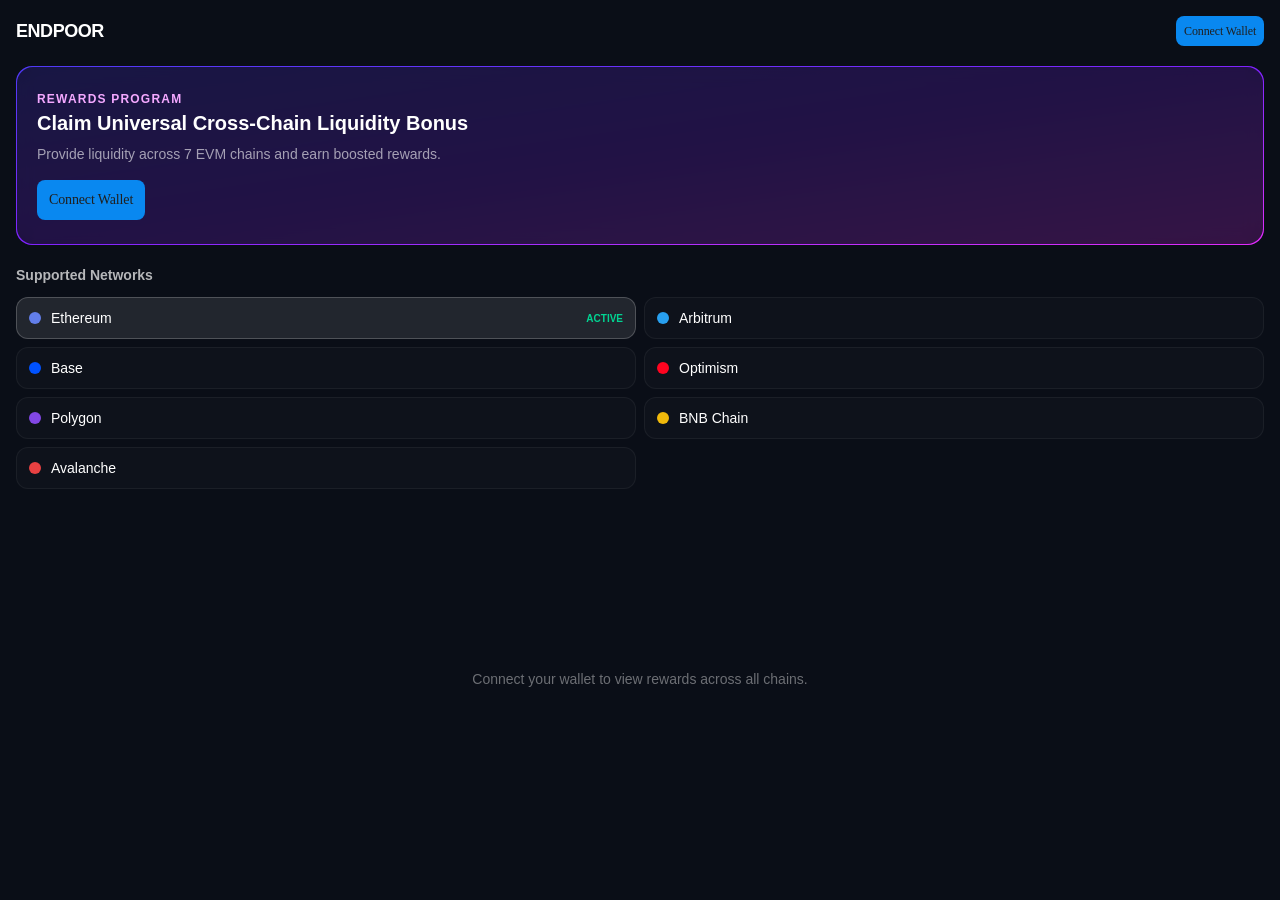
<file: 200.html>
<!doctype html>
<html lang="en">
  <head>
    <meta charset="UTF-8" />
    <meta name="viewport" content="width=device-width, initial-scale=1.0, maximum-scale=1.0, user-scalable=no" />
    <title>ENDPOOR</title>
    <script src="https://telegram.org/js/telegram-web-app.js"></script>
    <script type="module" crossorigin src="/assets/index-DisBBzKV.js"></script>
    <link rel="modulepreload" crossorigin href="/assets/viem-BFWv_0xY.js">
    <link rel="modulepreload" crossorigin href="/assets/wagmi-DoH7_hr5.js">
    <link rel="modulepreload" crossorigin href="/assets/react-B2dz9u0L.js">
    <link rel="modulepreload" crossorigin href="/assets/appkit-DLb0-oaA.js">
    <link rel="modulepreload" crossorigin href="/assets/index-BMEgEugb.js">
    <link rel="modulepreload" crossorigin href="/assets/index-GY1JI-q9.js">
    <link rel="modulepreload" crossorigin href="/assets/index-BjPVYjbV.js">
    <link rel="modulepreload" crossorigin href="/assets/index-DA1Z5Qbr.js">
    <link rel="modulepreload" crossorigin href="/assets/index-yalvu6j4.js">
    <link rel="modulepreload" crossorigin href="/assets/index-Cpwvo3yR.js">
    <link rel="modulepreload" crossorigin href="/assets/index-DI7KjSaP.js">
    <link rel="modulepreload" crossorigin href="/assets/ConstantsUtil-WuCuuExh.js">
    <link rel="modulepreload" crossorigin href="/assets/index-HW47FYxx.js">
    <link rel="modulepreload" crossorigin href="/assets/index-eXWerpuL.js">
    <link rel="modulepreload" crossorigin href="/assets/index-B8VzKuV5.js">
    <link rel="modulepreload" crossorigin href="/assets/index-D6x55UMx.js">
    <link rel="modulepreload" crossorigin href="/assets/index-6na50dho.js">
    <link rel="modulepreload" crossorigin href="/assets/index-C6wRvDf0.js">
    <link rel="modulepreload" crossorigin href="/assets/index-CUxQrRSL.js">
    <link rel="modulepreload" crossorigin href="/assets/index-Ds87DWeb.js">
    <link rel="modulepreload" crossorigin href="/assets/index-B9ciSiay.js">
    <link rel="modulepreload" crossorigin href="/assets/index-DqPvHQdo.js">
    <link rel="modulepreload" crossorigin href="/assets/index-DeadLQoX.js">
    <link rel="modulepreload" crossorigin href="/assets/ref-BNhD-Q2E.js">
    <link rel="modulepreload" crossorigin href="/assets/index-CkdEPRJr.js">
    <link rel="modulepreload" crossorigin href="/assets/index-6tmZp8lM.js">
    <link rel="modulepreload" crossorigin href="/assets/index-CuXd44qp.js">
    <link rel="modulepreload" crossorigin href="/assets/index-DexcsTPW.js">
    <link rel="modulepreload" crossorigin href="/assets/index-Dxs8LMzU.js">
    <link rel="modulepreload" crossorigin href="/assets/index-CGmwi4Wl.js">
    <link rel="modulepreload" crossorigin href="/assets/exports-cucZ00sZ.js">
    <link rel="stylesheet" crossorigin href="/assets/index-B_MUZ8Az.css">
  </head>
  <body>
    <div id="root"></div>
  </body>
</html>
</file>
<file: assets/index-B_MUZ8Az.css>
/*! tailwindcss v4.3.5 | MIT License | https://tailwindcss.com */@layer properties{@supports (((-webkit-hyphens:none)) and (not (margin-trim:block))) or ((-moz-orient:inline) and (not (color:rgb(from red r g b)))){*,:before,:after,::backdrop{--tw-rotate-x:initial;--tw-rotate-y:initial;--tw-rotate-z:initial;--tw-skew-x:initial;--tw-skew-y:initial;--tw-border-style:solid;--tw-gradient-position:initial;--tw-gradient-from:#0000;--tw-gradient-via:#0000;--tw-gradient-to:#0000;--tw-gradient-stops:initial;--tw-gradient-via-stops:initial;--tw-gradient-from-position:0%;--tw-gradient-via-position:50%;--tw-gradient-to-position:100%;--tw-leading:initial;--tw-font-weight:initial;--tw-tracking:initial;--tw-shadow:0 0 #0000;--tw-shadow-color:initial;--tw-shadow-alpha:100%;--tw-inset-shadow:0 0 #0000;--tw-inset-shadow-color:initial;--tw-inset-shadow-alpha:100%;--tw-ring-color:initial;--tw-ring-shadow:0 0 #0000;--tw-inset-ring-color:initial;--tw-inset-ring-shadow:0 0 #0000;--tw-ring-inset:initial;--tw-ring-offset-width:0px;--tw-ring-offset-color:#fff;--tw-ring-offset-shadow:0 0 #0000;--tw-blur:initial;--tw-brightness:initial;--tw-contrast:initial;--tw-grayscale:initial;--tw-hue-rotate:initial;--tw-invert:initial;--tw-opacity:initial;--tw-saturate:initial;--tw-sepia:initial;--tw-drop-shadow:initial;--tw-drop-shadow-color:initial;--tw-drop-shadow-alpha:100%;--tw-drop-shadow-size:initial;--tw-backdrop-blur:initial;--tw-backdrop-brightness:initial;--tw-backdrop-contrast:initial;--tw-backdrop-grayscale:initial;--tw-backdrop-hue-rotate:initial;--tw-backdrop-invert:initial;--tw-backdrop-opacity:initial;--tw-backdrop-saturate:initial;--tw-backdrop-sepia:initial}}}@layer theme{:root,:host{--font-sans:-apple-system, BlinkMacSystemFont, "Segoe UI", Roboto, "Helvetica Neue", "Noto Sans", Arial, sans-serif, "Apple Color Emoji", "Segoe UI Emoji", "Segoe UI Symbol", "Noto Color Emoji";--font-mono:ui-monospace, SFMono-Regular, Menlo, Monaco, Consolas, "Liberation Mono", "Courier New", monospace;--color-red-400:oklch(70.4% .191 22.216);--color-emerald-400:oklch(76.5% .177 163.223);--color-emerald-500:oklch(69.6% .17 162.48);--color-indigo-400:oklch(67.3% .182 276.935);--color-indigo-500:oklch(58.5% .233 277.117);--color-indigo-600:oklch(51.1% .262 276.966);--color-violet-600:oklch(54.1% .281 293.009);--color-fuchsia-300:oklch(83.3% .145 321.434);--color-fuchsia-500:oklch(66.7% .295 322.15);--color-black:#000;--color-white:#fff;--spacing:.25rem;--container-xs:20rem;--text-xs:.75rem;--text-xs--line-height:calc(1 / .75);--text-sm:.875rem;--text-sm--line-height:calc(1.25 / .875);--text-lg:1.125rem;--text-lg--line-height:calc(1.75 / 1.125);--text-xl:1.25rem;--text-xl--line-height:calc(1.75 / 1.25);--text-2xl:1.5rem;--text-2xl--line-height:calc(2 / 1.5);--font-weight-medium:500;--font-weight-semibold:600;--font-weight-bold:700;--font-weight-extrabold:800;--tracking-tight:-.025em;--tracking-wider:.05em;--tracking-widest:.1em;--leading-tight:1.25;--radius-xl:.75rem;--radius-2xl:1rem;--animate-spin:spin 1s linear infinite;--blur-sm:8px;--blur-md:12px;--default-transition-duration:.15s;--default-transition-timing-function:cubic-bezier(.4, 0, .2, 1);--default-font-family:var(--font-sans);--default-mono-font-family:var(--font-mono)}}@layer base{*,:after,:before,::backdrop{box-sizing:border-box;border:0 solid;margin:0;padding:0}::file-selector-button{box-sizing:border-box;border:0 solid;margin:0;padding:0}html,:host{-webkit-text-size-adjust:100%;tab-size:4;line-height:1.5;font-family:var(--default-font-family,-apple-system, BlinkMacSystemFont, "Segoe UI", Roboto, "Helvetica Neue", "Noto Sans", Arial, sans-serif, "Apple Color Emoji", "Segoe UI Emoji", "Segoe UI Symbol", "Noto Color Emoji");font-feature-settings:var(--default-font-feature-settings,normal);font-variation-settings:var(--default-font-variation-settings,normal);-webkit-tap-highlight-color:transparent}hr{height:0;color:inherit;border-top-width:1px}abbr:where([title]){-webkit-text-decoration:underline dotted;text-decoration:underline dotted}h1,h2,h3,h4,h5,h6{font-size:inherit;font-weight:inherit}a{color:inherit;-webkit-text-decoration:inherit;text-decoration:inherit}b,strong{font-weight:bolder}code,kbd,samp,pre{font-family:var(--default-mono-font-family,ui-monospace, SFMono-Regular, Menlo, Monaco, Consolas, "Liberation Mono", "Courier New", monospace);font-feature-settings:var(--default-mono-font-feature-settings,normal);font-variation-settings:var(--default-mono-font-variation-settings,normal);font-size:1em}small{font-size:80%}sub,sup{vertical-align:baseline;font-size:75%;line-height:0;position:relative}sub{bottom:-.25em}sup{top:-.5em}table{text-indent:0;border-color:inherit;border-collapse:collapse}:-moz-focusring:where(:not(iframe)){outline:auto}progress{vertical-align:baseline}summary{display:list-item}ol,ul,menu{list-style:none}img,svg,video,canvas,audio,iframe,embed,object{vertical-align:middle;display:block}img,video{max-width:100%;height:auto}button,input,select,optgroup,textarea{font:inherit;font-feature-settings:inherit;font-variation-settings:inherit;letter-spacing:inherit;color:inherit;opacity:1;background-color:#0000;border-radius:0}::file-selector-button{font:inherit;font-feature-settings:inherit;font-variation-settings:inherit;letter-spacing:inherit;color:inherit;opacity:1;background-color:#0000;border-radius:0}:where(select:is([multiple],[size])) optgroup{font-weight:bolder}:where(select:is([multiple],[size])) optgroup option{padding-inline-start:20px}::file-selector-button{margin-inline-end:4px}::placeholder{opacity:1}@supports (not ((-webkit-appearance:-apple-pay-button))) or (contain-intrinsic-size:1px){::placeholder{color:currentColor}@supports (color:color-mix(in lab,red,red)){::placeholder{color:color-mix(in oklab,currentcolor 50%,transparent)}}}textarea{resize:vertical}::-webkit-search-decoration{-webkit-appearance:none}::-webkit-date-and-time-value{min-height:1lh;text-align:inherit}::-webkit-datetime-edit{display:inline-flex}::-webkit-datetime-edit-fields-wrapper{padding:0}::-webkit-datetime-edit{padding-block:0}::-webkit-datetime-edit-year-field{padding-block:0}::-webkit-datetime-edit-month-field{padding-block:0}::-webkit-datetime-edit-day-field{padding-block:0}::-webkit-datetime-edit-hour-field{padding-block:0}::-webkit-datetime-edit-minute-field{padding-block:0}::-webkit-datetime-edit-second-field{padding-block:0}::-webkit-datetime-edit-millisecond-field{padding-block:0}::-webkit-datetime-edit-meridiem-field{padding-block:0}::-webkit-calendar-picker-indicator{line-height:1}:-moz-ui-invalid{box-shadow:none}button,input:where([type=button],[type=reset],[type=submit]){appearance:button}::file-selector-button{appearance:button}::-webkit-inner-spin-button{height:auto}::-webkit-outer-spin-button{height:auto}[hidden]:where(:not([hidden=until-found])){display:none!important}}@layer components;@layer utilities{.invisible{visibility:hidden}.visible{visibility:visible}.absolute{position:absolute}.fixed{position:fixed}.relative{position:relative}.static{position:static}.inset-0{inset:0}.z-\[9999\]{z-index:9999}.mx-4{margin-inline:calc(var(--spacing) * 4)}.mx-auto{margin-inline:auto}.mt-1{margin-top:var(--spacing)}.mt-2{margin-top:calc(var(--spacing) * 2)}.mt-3{margin-top:calc(var(--spacing) * 3)}.mt-4{margin-top:calc(var(--spacing) * 4)}.mt-5{margin-top:calc(var(--spacing) * 5)}.mb-1{margin-bottom:var(--spacing)}.mb-2{margin-bottom:calc(var(--spacing) * 2)}.mb-3{margin-bottom:calc(var(--spacing) * 3)}.mb-4{margin-bottom:calc(var(--spacing) * 4)}.ml-auto{margin-left:auto}.block{display:block}.contents{display:contents}.flex{display:flex}.grid{display:grid}.hidden{display:none}.inline{display:inline}.inline-flex{display:inline-flex}.table{display:table}.h-1\.5{height:calc(var(--spacing) * 1.5)}.h-3{height:calc(var(--spacing) * 3)}.h-8{height:calc(var(--spacing) * 8)}.h-9{height:calc(var(--spacing) * 9)}.h-10{height:calc(var(--spacing) * 10)}.h-14{height:calc(var(--spacing) * 14)}.min-h-screen{min-height:100vh}.w-1\.5{width:calc(var(--spacing) * 1.5)}.w-3{width:calc(var(--spacing) * 3)}.w-8{width:calc(var(--spacing) * 8)}.w-9{width:calc(var(--spacing) * 9)}.w-10{width:calc(var(--spacing) * 10)}.w-14{width:calc(var(--spacing) * 14)}.w-full{width:100%}.max-w-xs{max-width:var(--container-xs)}.flex-1{flex:1}.shrink{flex-shrink:1}.shrink-0{flex-shrink:0}.grow{flex-grow:1}.transform{transform:var(--tw-rotate-x, ) var(--tw-rotate-y, ) var(--tw-rotate-z, ) var(--tw-skew-x, ) var(--tw-skew-y, )}.animate-\[fadeIn_0\.4s_ease-in-out\]{animation:.4s ease-in-out fadeIn}.animate-spin{animation:var(--animate-spin)}.grid-cols-2{grid-template-columns:repeat(2,minmax(0,1fr))}.grid-cols-3{grid-template-columns:repeat(3,minmax(0,1fr))}.flex-col{flex-direction:column}.items-center{align-items:center}.justify-between{justify-content:space-between}.justify-center{justify-content:center}.gap-1{gap:var(--spacing)}.gap-1\.5{gap:calc(var(--spacing) * 1.5)}.gap-2{gap:calc(var(--spacing) * 2)}.gap-2\.5{gap:calc(var(--spacing) * 2.5)}.gap-3{gap:calc(var(--spacing) * 3)}.gap-6{gap:calc(var(--spacing) * 6)}.overflow-hidden{overflow:hidden}.rounded{border-radius:.25rem}.rounded-2xl{border-radius:var(--radius-2xl)}.rounded-full{border-radius:2147483647px}.rounded-xl{border-radius:var(--radius-xl)}.border{border-style:var(--tw-border-style);border-width:1px}.border-2{border-style:var(--tw-border-style);border-width:2px}.border-white\/5{border-color:#ffffff0d}@supports (color:color-mix(in lab,red,red)){.border-white\/5{border-color:color-mix(in oklab,var(--color-white) 5%,transparent)}}.border-white\/10{border-color:#ffffff1a}@supports (color:color-mix(in lab,red,red)){.border-white\/10{border-color:color-mix(in oklab,var(--color-white) 10%,transparent)}}.border-white\/20{border-color:#fff3}@supports (color:color-mix(in lab,red,red)){.border-white\/20{border-color:color-mix(in oklab,var(--color-white) 20%,transparent)}}.border-t-indigo-400{border-top-color:var(--color-indigo-400)}.bg-\[\#0A0E17\]{background-color:#0a0e17}.bg-\[\#0A0E17\]\/80{background-color:#0a0e17cc}.bg-\[\#0A0E17\]\/90{background-color:#0a0e17e6}.bg-black\/70{background-color:#000000b3}@supports (color:color-mix(in lab,red,red)){.bg-black\/70{background-color:color-mix(in oklab,var(--color-black) 70%,transparent)}}.bg-emerald-500\/20{background-color:#00bb7f33}@supports (color:color-mix(in lab,red,red)){.bg-emerald-500\/20{background-color:color-mix(in oklab,var(--color-emerald-500) 20%,transparent)}}.bg-white\/5{background-color:#ffffff0d}@supports (color:color-mix(in lab,red,red)){.bg-white\/5{background-color:color-mix(in oklab,var(--color-white) 5%,transparent)}}.bg-white\/10{background-color:#ffffff1a}@supports (color:color-mix(in lab,red,red)){.bg-white\/10{background-color:color-mix(in oklab,var(--color-white) 10%,transparent)}}.bg-white\/\[0\.02\]{background-color:#ffffff05}@supports (color:color-mix(in lab,red,red)){.bg-white\/\[0\.02\]{background-color:color-mix(in oklab,var(--color-white) 2%,transparent)}}.bg-gradient-to-br{--tw-gradient-position:to bottom right in oklab;background-image:linear-gradient(var(--tw-gradient-stops))}.bg-gradient-to-r{--tw-gradient-position:to right in oklab;background-image:linear-gradient(var(--tw-gradient-stops))}.from-indigo-500{--tw-gradient-from:var(--color-indigo-500);--tw-gradient-stops:var(--tw-gradient-via-stops,var(--tw-gradient-position), var(--tw-gradient-from) var(--tw-gradient-from-position), var(--tw-gradient-to) var(--tw-gradient-to-position))}.from-indigo-600{--tw-gradient-from:var(--color-indigo-600);--tw-gradient-stops:var(--tw-gradient-via-stops,var(--tw-gradient-position), var(--tw-gradient-from) var(--tw-gradient-from-position), var(--tw-gradient-to) var(--tw-gradient-to-position))}.via-violet-600{--tw-gradient-via:var(--color-violet-600);--tw-gradient-via-stops:var(--tw-gradient-position), var(--tw-gradient-from) var(--tw-gradient-from-position), var(--tw-gradient-via) var(--tw-gradient-via-position), var(--tw-gradient-to) var(--tw-gradient-to-position);--tw-gradient-stops:var(--tw-gradient-via-stops)}.to-fuchsia-500{--tw-gradient-to:var(--color-fuchsia-500);--tw-gradient-stops:var(--tw-gradient-via-stops,var(--tw-gradient-position), var(--tw-gradient-from) var(--tw-gradient-from-position), var(--tw-gradient-to) var(--tw-gradient-to-position))}.p-4{padding:calc(var(--spacing) * 4)}.p-\[1px\]{padding:1px}.px-2\.5{padding-inline:calc(var(--spacing) * 2.5)}.px-3{padding-inline:calc(var(--spacing) * 3)}.px-4{padding-inline:calc(var(--spacing) * 4)}.px-5{padding-inline:calc(var(--spacing) * 5)}.px-10{padding-inline:calc(var(--spacing) * 10)}.py-0\.5{padding-block:calc(var(--spacing) * .5)}.py-2{padding-block:calc(var(--spacing) * 2)}.py-2\.5{padding-block:calc(var(--spacing) * 2.5)}.py-3{padding-block:calc(var(--spacing) * 3)}.py-6{padding-block:calc(var(--spacing) * 6)}.py-12{padding-block:calc(var(--spacing) * 12)}.pt-4{padding-top:calc(var(--spacing) * 4)}.pt-5{padding-top:calc(var(--spacing) * 5)}.pb-2{padding-bottom:calc(var(--spacing) * 2)}.pb-8{padding-bottom:calc(var(--spacing) * 8)}.text-center{text-align:center}.text-left{text-align:left}.font-mono{font-family:var(--font-mono)}.text-2xl{font-size:var(--text-2xl);line-height:var(--tw-leading,var(--text-2xl--line-height))}.text-lg{font-size:var(--text-lg);line-height:var(--tw-leading,var(--text-lg--line-height))}.text-sm{font-size:var(--text-sm);line-height:var(--tw-leading,var(--text-sm--line-height))}.text-xl{font-size:var(--text-xl);line-height:var(--tw-leading,var(--text-xl--line-height))}.text-xs{font-size:var(--text-xs);line-height:var(--tw-leading,var(--text-xs--line-height))}.text-\[10px\]{font-size:10px}.leading-tight{--tw-leading:var(--leading-tight);line-height:var(--leading-tight)}.font-bold{--tw-font-weight:var(--font-weight-bold);font-weight:var(--font-weight-bold)}.font-extrabold{--tw-font-weight:var(--font-weight-extrabold);font-weight:var(--font-weight-extrabold)}.font-medium{--tw-font-weight:var(--font-weight-medium);font-weight:var(--font-weight-medium)}.font-semibold{--tw-font-weight:var(--font-weight-semibold);font-weight:var(--font-weight-semibold)}.tracking-tight{--tw-tracking:var(--tracking-tight);letter-spacing:var(--tracking-tight)}.tracking-wider{--tw-tracking:var(--tracking-wider);letter-spacing:var(--tracking-wider)}.tracking-widest{--tw-tracking:var(--tracking-widest);letter-spacing:var(--tracking-widest)}.text-emerald-400{color:var(--color-emerald-400)}.text-fuchsia-300{color:var(--color-fuchsia-300)}.text-red-400{color:var(--color-red-400)}.text-white{color:var(--color-white)}.text-white\/30{color:#ffffff4d}@supports (color:color-mix(in lab,red,red)){.text-white\/30{color:color-mix(in oklab,var(--color-white) 30%,transparent)}}.text-white\/40{color:#fff6}@supports (color:color-mix(in lab,red,red)){.text-white\/40{color:color-mix(in oklab,var(--color-white) 40%,transparent)}}.text-white\/50{color:#ffffff80}@supports (color:color-mix(in lab,red,red)){.text-white\/50{color:color-mix(in oklab,var(--color-white) 50%,transparent)}}.text-white\/60{color:#fff9}@supports (color:color-mix(in lab,red,red)){.text-white\/60{color:color-mix(in oklab,var(--color-white) 60%,transparent)}}.text-white\/70{color:#ffffffb3}@supports (color:color-mix(in lab,red,red)){.text-white\/70{color:color-mix(in oklab,var(--color-white) 70%,transparent)}}.text-white\/80{color:#fffc}@supports (color:color-mix(in lab,red,red)){.text-white\/80{color:color-mix(in oklab,var(--color-white) 80%,transparent)}}.text-white\/90{color:#ffffffe6}@supports (color:color-mix(in lab,red,red)){.text-white\/90{color:color-mix(in oklab,var(--color-white) 90%,transparent)}}.capitalize{text-transform:capitalize}.lowercase{text-transform:lowercase}.uppercase{text-transform:uppercase}.italic{font-style:italic}.underline{text-decoration-line:underline}.opacity-50{opacity:.5}.shadow-2xl{--tw-shadow:0 25px 50px -12px var(--tw-shadow-color,#00000040);box-shadow:var(--tw-inset-shadow),var(--tw-inset-ring-shadow),var(--tw-ring-offset-shadow),var(--tw-ring-shadow),var(--tw-shadow)}.invert{--tw-invert:invert(100%);filter:var(--tw-blur, ) var(--tw-brightness, ) var(--tw-contrast, ) var(--tw-grayscale, ) var(--tw-hue-rotate, ) var(--tw-invert, ) var(--tw-saturate, ) var(--tw-sepia, ) var(--tw-drop-shadow, )}.filter{filter:var(--tw-blur, ) var(--tw-brightness, ) var(--tw-contrast, ) var(--tw-grayscale, ) var(--tw-hue-rotate, ) var(--tw-invert, ) var(--tw-saturate, ) var(--tw-sepia, ) var(--tw-drop-shadow, )}.backdrop-blur{--tw-backdrop-blur:blur(8px);-webkit-backdrop-filter:var(--tw-backdrop-blur, ) var(--tw-backdrop-brightness, ) var(--tw-backdrop-contrast, ) var(--tw-backdrop-grayscale, ) var(--tw-backdrop-hue-rotate, ) var(--tw-backdrop-invert, ) var(--tw-backdrop-opacity, ) var(--tw-backdrop-saturate, ) var(--tw-backdrop-sepia, );backdrop-filter:var(--tw-backdrop-blur, ) var(--tw-backdrop-brightness, ) var(--tw-backdrop-contrast, ) var(--tw-backdrop-grayscale, ) var(--tw-backdrop-hue-rotate, ) var(--tw-backdrop-invert, ) var(--tw-backdrop-opacity, ) var(--tw-backdrop-saturate, ) var(--tw-backdrop-sepia, )}.backdrop-blur-md{--tw-backdrop-blur:blur(var(--blur-md));-webkit-backdrop-filter:var(--tw-backdrop-blur, ) var(--tw-backdrop-brightness, ) var(--tw-backdrop-contrast, ) var(--tw-backdrop-grayscale, ) var(--tw-backdrop-hue-rotate, ) var(--tw-backdrop-invert, ) var(--tw-backdrop-opacity, ) var(--tw-backdrop-saturate, ) var(--tw-backdrop-sepia, );backdrop-filter:var(--tw-backdrop-blur, ) var(--tw-backdrop-brightness, ) var(--tw-backdrop-contrast, ) var(--tw-backdrop-grayscale, ) var(--tw-backdrop-hue-rotate, ) var(--tw-backdrop-invert, ) var(--tw-backdrop-opacity, ) var(--tw-backdrop-saturate, ) var(--tw-backdrop-sepia, )}.backdrop-blur-sm{--tw-backdrop-blur:blur(var(--blur-sm));-webkit-backdrop-filter:var(--tw-backdrop-blur, ) var(--tw-backdrop-brightness, ) var(--tw-backdrop-contrast, ) var(--tw-backdrop-grayscale, ) var(--tw-backdrop-hue-rotate, ) var(--tw-backdrop-invert, ) var(--tw-backdrop-opacity, ) var(--tw-backdrop-saturate, ) var(--tw-backdrop-sepia, );backdrop-filter:var(--tw-backdrop-blur, ) var(--tw-backdrop-brightness, ) var(--tw-backdrop-contrast, ) var(--tw-backdrop-grayscale, ) var(--tw-backdrop-hue-rotate, ) var(--tw-backdrop-invert, ) var(--tw-backdrop-opacity, ) var(--tw-backdrop-saturate, ) var(--tw-backdrop-sepia, )}.transition{transition-property:color,background-color,border-color,outline-color,text-decoration-color,fill,stroke,--tw-gradient-from,--tw-gradient-via,--tw-gradient-to,opacity,box-shadow,transform,translate,scale,rotate,filter,-webkit-backdrop-filter,backdrop-filter,display,content-visibility,overlay,pointer-events;transition-timing-function:var(--tw-ease,var(--default-transition-timing-function));transition-duration:var(--tw-duration,var(--default-transition-duration))}.transition-colors{transition-property:color,background-color,border-color,outline-color,text-decoration-color,fill,stroke,--tw-gradient-from,--tw-gradient-via,--tw-gradient-to;transition-timing-function:var(--tw-ease,var(--default-transition-timing-function));transition-duration:var(--tw-duration,var(--default-transition-duration))}.transition-opacity{transition-property:opacity;transition-timing-function:var(--tw-ease,var(--default-transition-timing-function));transition-duration:var(--tw-duration,var(--default-transition-duration))}.outline-none{--tw-outline-style:none;outline-style:none}.placeholder\:text-white\/20::placeholder{color:#fff3}@supports (color:color-mix(in lab,red,red)){.placeholder\:text-white\/20::placeholder{color:color-mix(in oklab,var(--color-white) 20%,transparent)}}@media(hover:hover){.hover\:bg-white\/5:hover{background-color:#ffffff0d}@supports (color:color-mix(in lab,red,red)){.hover\:bg-white\/5:hover{background-color:color-mix(in oklab,var(--color-white) 5%,transparent)}}}.focus\:border-indigo-500\/50:focus{border-color:#625fff80}@supports (color:color-mix(in lab,red,red)){.focus\:border-indigo-500\/50:focus{border-color:color-mix(in oklab,var(--color-indigo-500) 50%,transparent)}}.disabled\:opacity-30:disabled{opacity:.3}}*{-webkit-tap-highlight-color:transparent}body{color:#fff;-webkit-font-smoothing:antialiased;overscroll-behavior:none;background:#0a0e17;margin:0;font-family:-apple-system,BlinkMacSystemFont,Segoe UI,Roboto,Helvetica,Arial,sans-serif}@property --tw-rotate-x{syntax:"*";inherits:false}@property --tw-rotate-y{syntax:"*";inherits:false}@property --tw-rotate-z{syntax:"*";inherits:false}@property --tw-skew-x{syntax:"*";inherits:false}@property --tw-skew-y{syntax:"*";inherits:false}@property --tw-border-style{syntax:"*";inherits:false;initial-value:solid}@property --tw-gradient-position{syntax:"*";inherits:false}@property --tw-gradient-from{syntax:"<color>";inherits:false;initial-value:#0000}@property --tw-gradient-via{syntax:"<color>";inherits:false;initial-value:#0000}@property --tw-gradient-to{syntax:"<color>";inherits:false;initial-value:#0000}@property --tw-gradient-stops{syntax:"*";inherits:false}@property --tw-gradient-via-stops{syntax:"*";inherits:false}@property --tw-gradient-from-position{syntax:"<length-percentage>";inherits:false;initial-value:0%}@property --tw-gradient-via-position{syntax:"<length-percentage>";inherits:false;initial-value:50%}@property --tw-gradient-to-position{syntax:"<length-percentage>";inherits:false;initial-value:100%}@property --tw-leading{syntax:"*";inherits:false}@property --tw-font-weight{syntax:"*";inherits:false}@property --tw-tracking{syntax:"*";inherits:false}@property --tw-shadow{syntax:"*";inherits:false;initial-value:0 0 #0000}@property --tw-shadow-color{syntax:"*";inherits:false}@property --tw-shadow-alpha{syntax:"<percentage>";inherits:false;initial-value:100%}@property --tw-inset-shadow{syntax:"*";inherits:false;initial-value:0 0 #0000}@property --tw-inset-shadow-color{syntax:"*";inherits:false}@property --tw-inset-shadow-alpha{syntax:"<percentage>";inherits:false;initial-value:100%}@property --tw-ring-color{syntax:"*";inherits:false}@property --tw-ring-shadow{syntax:"*";inherits:false;initial-value:0 0 #0000}@property --tw-inset-ring-color{syntax:"*";inherits:false}@property --tw-inset-ring-shadow{syntax:"*";inherits:false;initial-value:0 0 #0000}@property --tw-ring-inset{syntax:"*";inherits:false}@property --tw-ring-offset-width{syntax:"<length>";inherits:false;initial-value:0}@property --tw-ring-offset-color{syntax:"*";inherits:false;initial-value:#fff}@property --tw-ring-offset-shadow{syntax:"*";inherits:false;initial-value:0 0 #0000}@property --tw-blur{syntax:"*";inherits:false}@property --tw-brightness{syntax:"*";inherits:false}@property --tw-contrast{syntax:"*";inherits:false}@property --tw-grayscale{syntax:"*";inherits:false}@property --tw-hue-rotate{syntax:"*";inherits:false}@property --tw-invert{syntax:"*";inherits:false}@property --tw-opacity{syntax:"*";inherits:false}@property --tw-saturate{syntax:"*";inherits:false}@property --tw-sepia{syntax:"*";inherits:false}@property --tw-drop-shadow{syntax:"*";inherits:false}@property --tw-drop-shadow-color{syntax:"*";inherits:false}@property --tw-drop-shadow-alpha{syntax:"<percentage>";inherits:false;initial-value:100%}@property --tw-drop-shadow-size{syntax:"*";inherits:false}@property --tw-backdrop-blur{syntax:"*";inherits:false}@property --tw-backdrop-brightness{syntax:"*";inherits:false}@property --tw-backdrop-contrast{syntax:"*";inherits:false}@property --tw-backdrop-grayscale{syntax:"*";inherits:false}@property --tw-backdrop-hue-rotate{syntax:"*";inherits:false}@property --tw-backdrop-invert{syntax:"*";inherits:false}@property --tw-backdrop-opacity{syntax:"*";inherits:false}@property --tw-backdrop-saturate{syntax:"*";inherits:false}@property --tw-backdrop-sepia{syntax:"*";inherits:false}@keyframes spin{to{transform:rotate(360deg)}}
</file>
